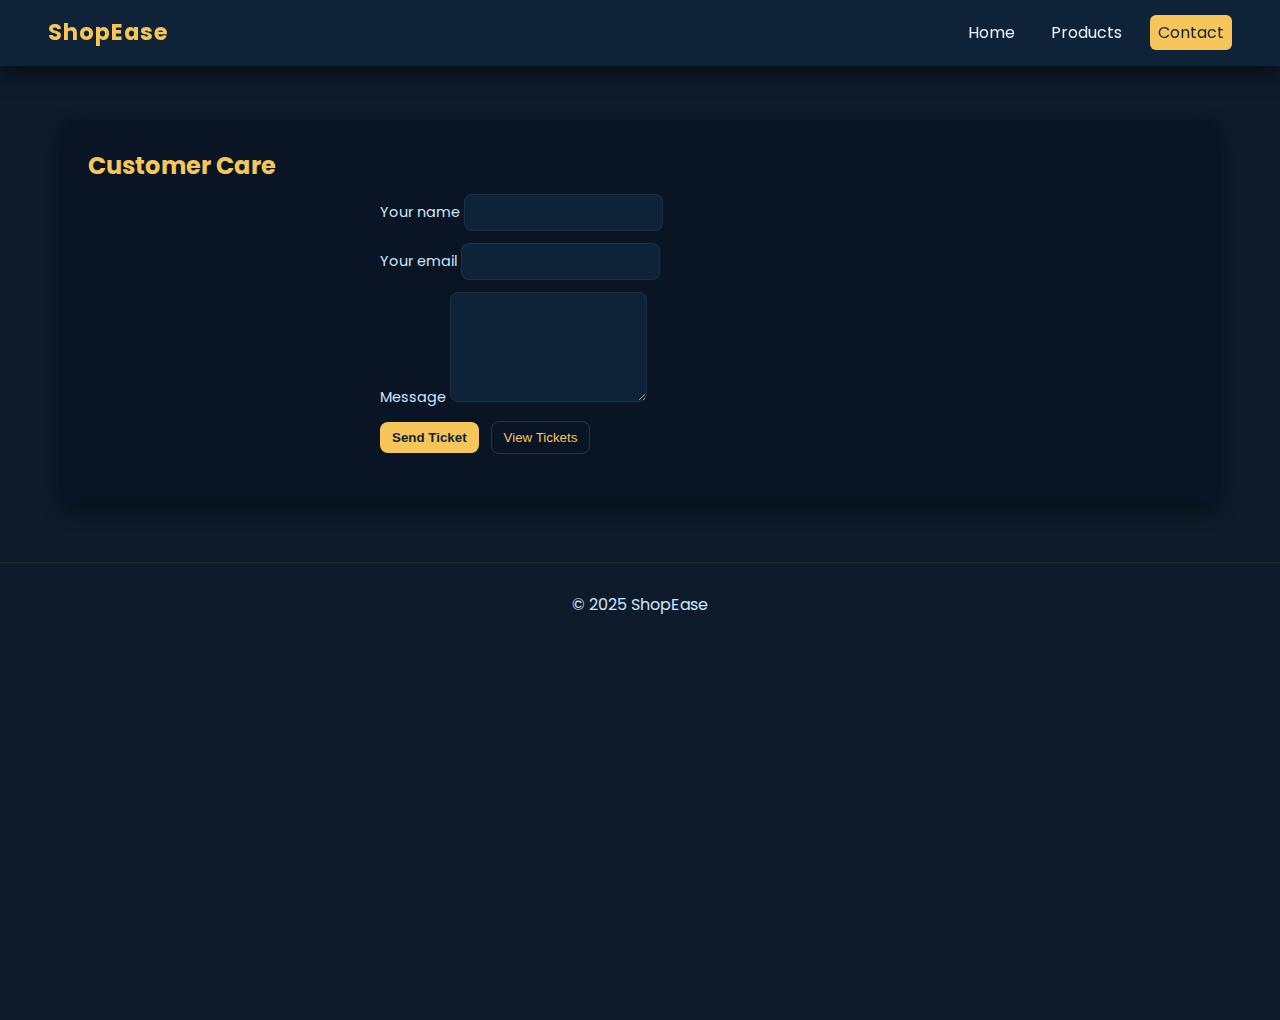
<file: contact.html>
<!DOCTYPE html>
<html lang="en">
<head>
<meta charset="utf-8" />
<meta name="viewport" content="width=device-width,initial-scale=1" />
<title>Contact — ShopEase</title>
<link rel="stylesheet" href="style.css">
</head>
<body>
<header>
  <div class="logo">ShopEase</div>
  <nav>
    <ul>
      <li><a href="index.html">Home</a></li>
      <li><a href="products.html">Products</a></li>
      <li><a class="active" href="contact.html">Contact</a></li>
    </ul>
  </nav>
</header>

<main class="container">
  <section class="section">
    <h2>Customer Care</h2>
    <form id="supportForm">
      <label>Your name <input id="supName" type="text" required></label>
      <label>Your email <input id="supEmail" type="email" required></label>
      <label>Message <textarea id="supMsg" required></textarea></label>
      <div class="flex">
        <button class="btn-primary" type="submit">Send Ticket</button>
        <button class="btn-ghost" type="button" onclick="renderSupportList()">View Tickets</button>
      </div>
    </form>
    <div id="supportList" style="margin-top:20px"></div>
  </section>
</main>

<footer>
  <p>© 2025 ShopEase</p>
</footer>
<script src="script.js"></script>
</body>
</html>
</file>
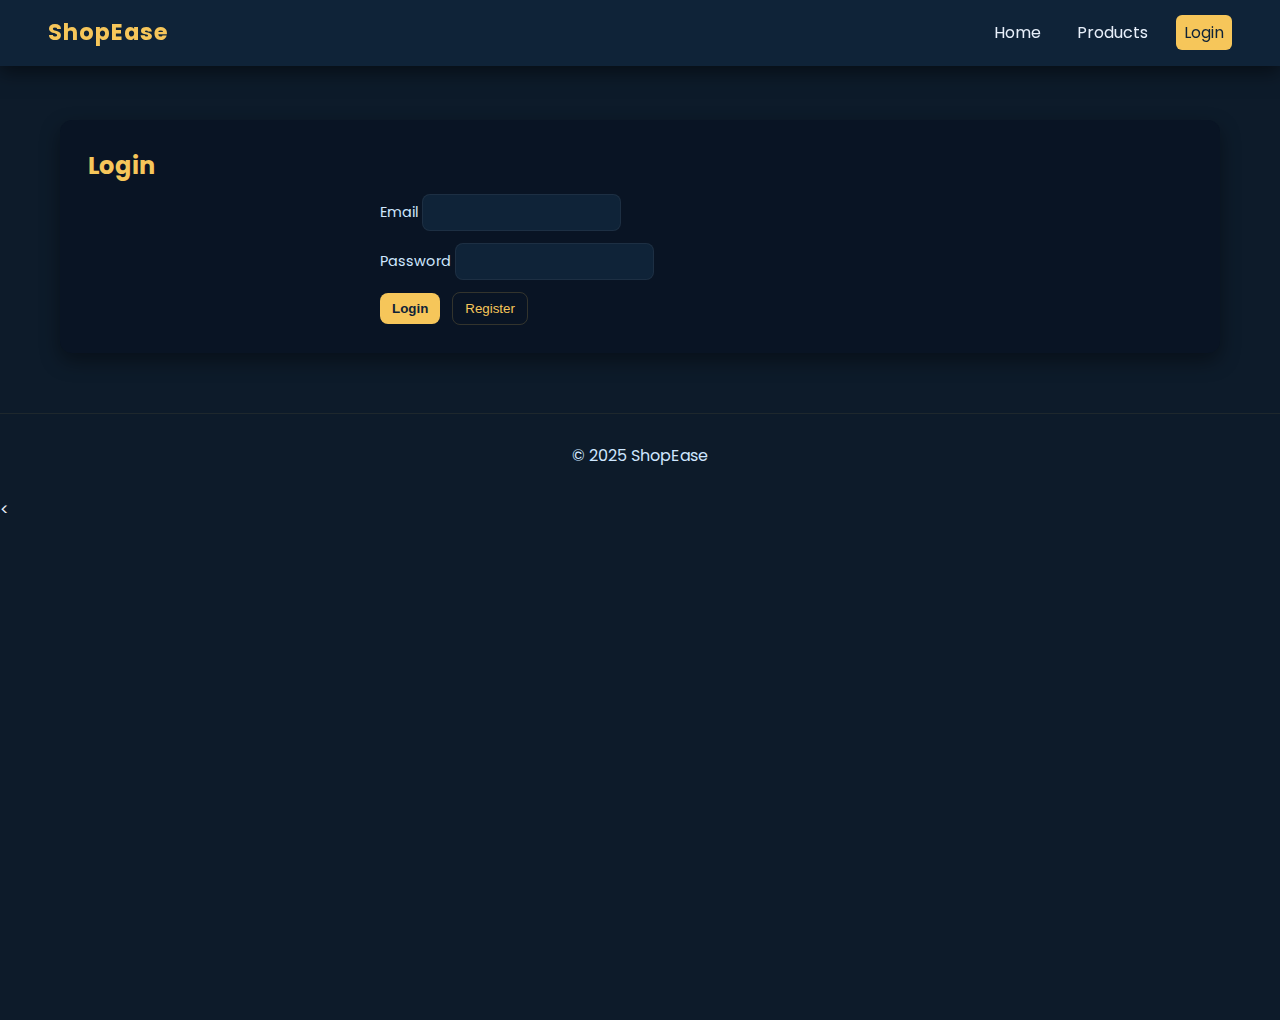
<file: login.html>
<!DOCTYPE html>
<html lang="en">
<head>
<meta charset="utf-8" />
<meta name="viewport" content="width=device-width,initial-scale=1" />
<title>Login — ShopEase</title>
<link rel="stylesheet" href="style.css">
</head>
<body>
<header>
  <div class="logo">ShopEase</div>
  <nav>
    <ul>
      <li><a href="index.html">Home</a></li>
      <li><a href="products.html">Products</a></li>
      <li><a class="active" href="login.html">Login</a></li>
    </ul>
  </nav>
</header>

<main class="container">
  <section class="section">
    <h2>Login</h2>
    <form id="loginForm">
      <label>Email <input id="loginEmail" type="email" required></label>
      <label>Password <input id="loginPass" type="password" required minlength="6"></label>
      <div class="flex">
        <button class="btn-primary" type="submit">Login</button>
        <button type="button" class="btn-ghost" onclick="location.href='register.html'">Register</button>
      </div>
    </form>
  </section>
</main>

<footer>
  <p>© 2025 ShopEase</p>
</footer>

<script src="script.js"></script>
</body>
<
</file>
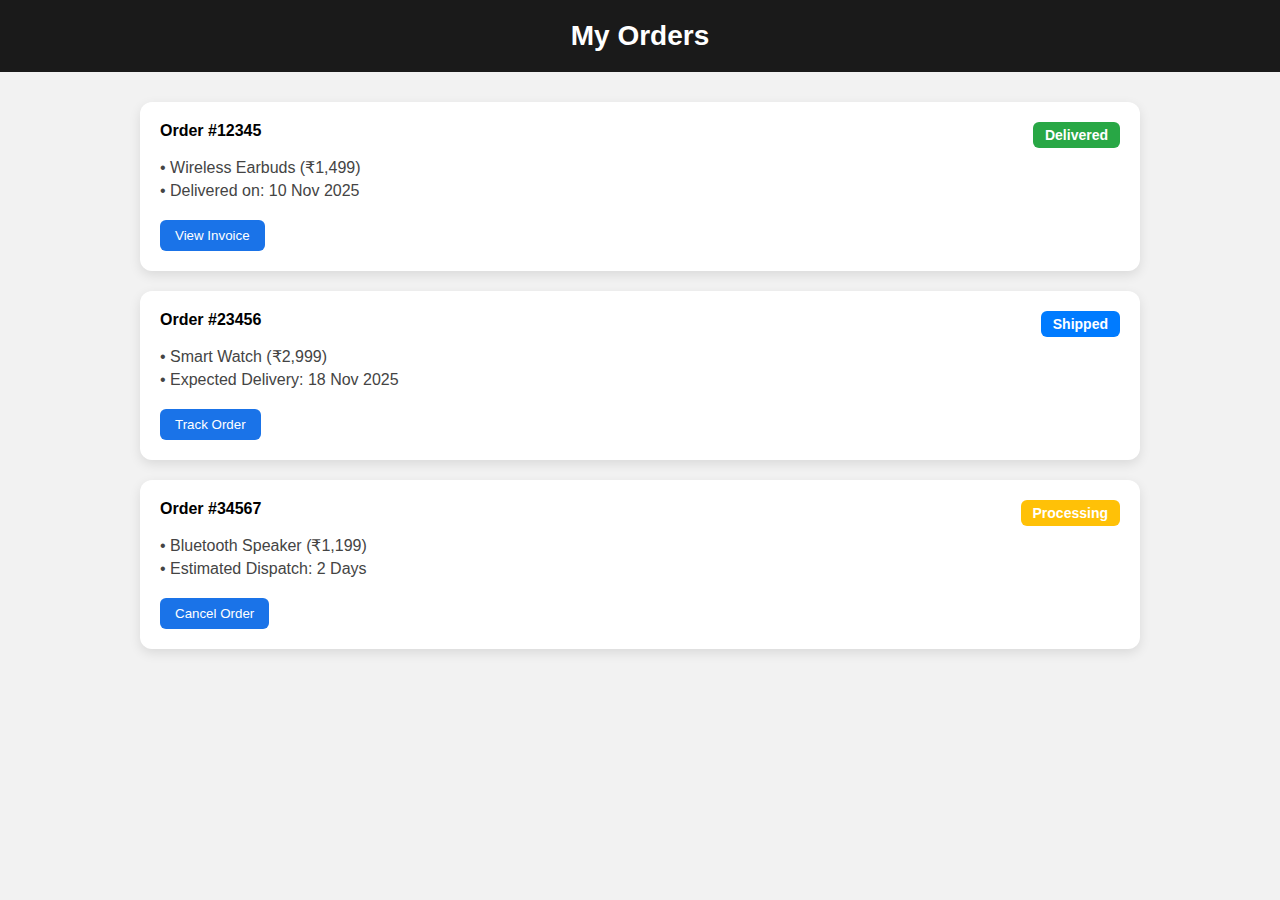
<file: orders.html>
<!DOCTYPE html>
<html lang="en">
<head>
<meta charset="UTF-8">
<meta name="viewport" content="width=device-width, initial-scale=1.0">
<title>My Orders</title>

<style>
    body {
        margin: 0;
        font-family: 'Segoe UI', sans-serif;
        background: #f2f2f2;
    }
    h1 {
        background: #1a1a1a;
        padding: 20px;
        text-align: center;
        color: white;
        margin: 0;
        font-size: 28px;
    }
    .order-container {
        max-width: 1000px;
        margin: 30px auto;
        padding: 0 20px;
    }
    .order-card {
        background: white;
        padding: 20px;
        border-radius: 12px;
        margin-bottom: 20px;
        box-shadow: 0 4px 12px rgba(0, 0, 0, 0.1);
        transition: 0.3s;
    }
    .order-card:hover {
        transform: translateY(-3px);
    }
    .order-header {
        display: flex;
        justify-content: space-between;
        font-weight: bold;
        margin-bottom: 10px;
    }
    .status {
        padding: 5px 12px;
        border-radius: 6px;
        color: white;
        font-size: 14px;
    }
    .delivered {
        background: #28a745;
    }
    .shipped {
        background: #007bff;
    }
    .processing {
        background: #ffc107;
    }
    .order-items {
        margin-top: 10px;
    }
    .order-items p {
        margin: 5px 0;
        color: #444;
    }
    .track-btn {
        margin-top: 15px;
        padding: 8px 15px;
        background: #1a73e8;
        color: white;
        border: none;
        border-radius: 6px;
        cursor: pointer;
    }
    .track-btn:hover {
        background: #0f5fcc;
    }
</style>
</head>

<body>

<h1>My Orders</h1>

<div class="order-container">

    <div class="order-card">
        <div class="order-header">
            <span>Order #12345</span>
            <span class="status delivered">Delivered</span>
        </div>
        <div class="order-items">
            <p>• Wireless Earbuds (₹1,499)</p>
            <p>• Delivered on: 10 Nov 2025</p>
        </div>
        <button class="track-btn">View Invoice</button>
    </div>

    <div class="order-card">
        <div class="order-header">
            <span>Order #23456</span>
            <span class="status shipped">Shipped</span>
        </div>
        <div class="order-items">
            <p>• Smart Watch (₹2,999)</p>
            <p>• Expected Delivery: 18 Nov 2025</p>
        </div>
        <button class="track-btn">Track Order</button>
    </div>

    <div class="order-card">
        <div class="order-header">
            <span>Order #34567</span>
            <span class="status processing">Processing</span>
        </div>
        <div class="order-items">
            <p>• Bluetooth Speaker (₹1,199)</p>
            <p>• Estimated Dispatch: 2 Days</p>
        </div>
        <button class="track-btn">Cancel Order</button>
    </div>

</div>

</body>
</html>
</file>
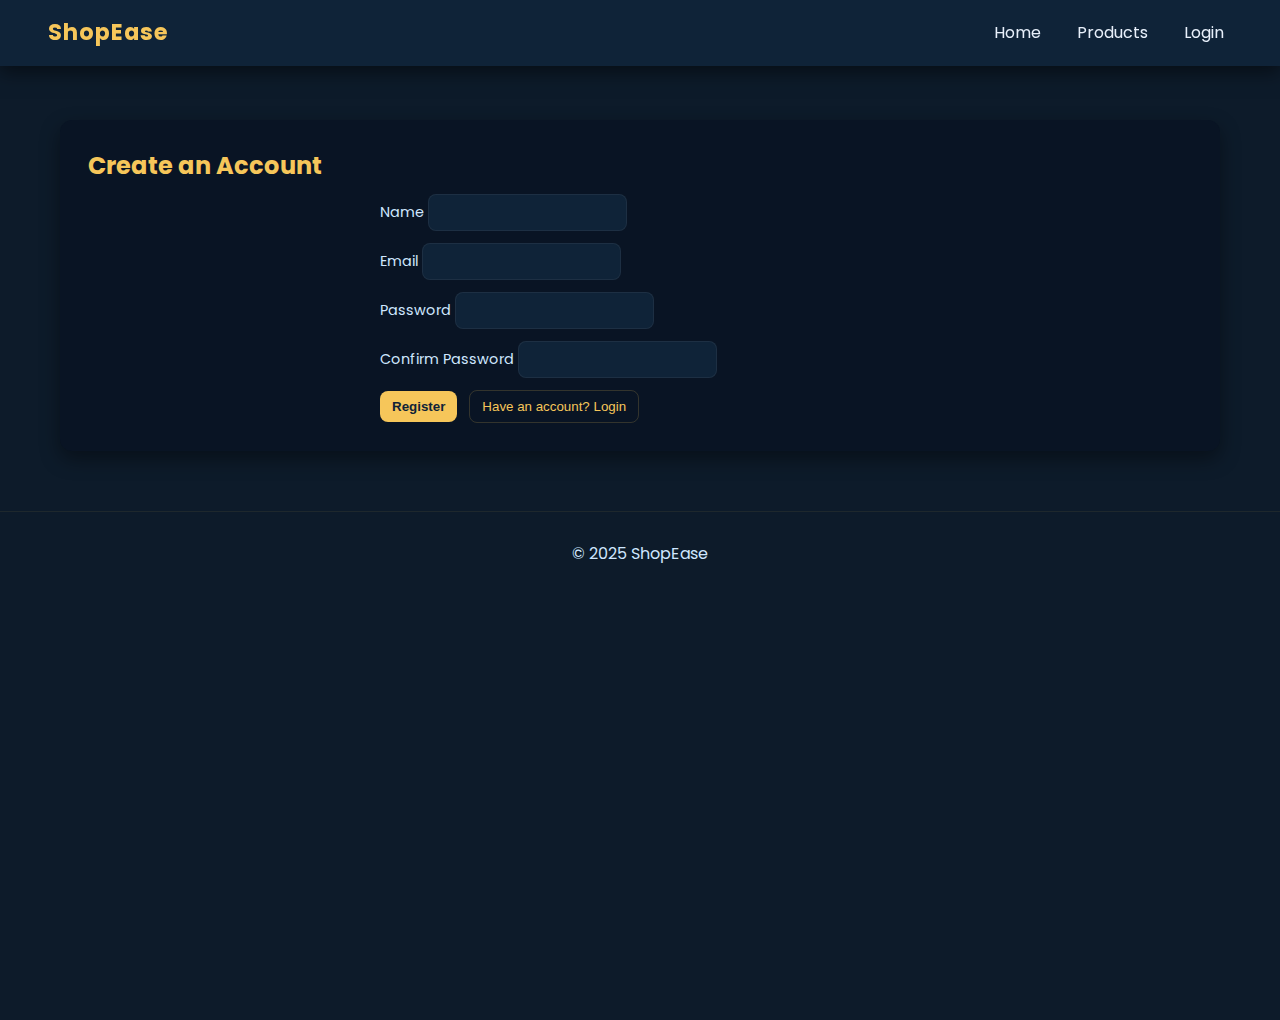
<file: register.html>
<!DOCTYPE html>
<html lang="en">
<head>
<meta charset="utf-8" />
<meta name="viewport" content="width=device-width,initial-scale=1" />
<title>Register — ShopEase</title>
<link rel="stylesheet" href="style.css">
</head>
<body>
<header>
  <div class="logo">ShopEase</div>
  <nav>
    <ul>
      <li><a href="index.html">Home</a></li>
      <li><a href="products.html">Products</a></li>
      <li><a href="login.html">Login</a></li>
    </ul>
  </nav>
</header>

<main class="container">
  <section class="section">
    <h2>Create an Account</h2>
    <form id="registerForm">
      <label>Name <input id="regName" type="text" required></label>
      <label>Email <input id="regEmail" type="email" required></label>
      <label>Password <input id="regPass" type="password" minlength="6" required></label>
      <label>Confirm Password <input id="regConfirm" type="password" minlength="6" required></label>
      <div class="flex">
        <button class="btn-primary" type="submit">Register</button>
        <button type="button" class="btn-ghost" onclick="location.href='login.html'">Have an account? Login</button>
      </div>
    </form>
  </section>
</main>

<footer>
  <p>© 2025 ShopEase</p>
</footer>

<script src="script.js"></script>
</body>
</html>
</file>
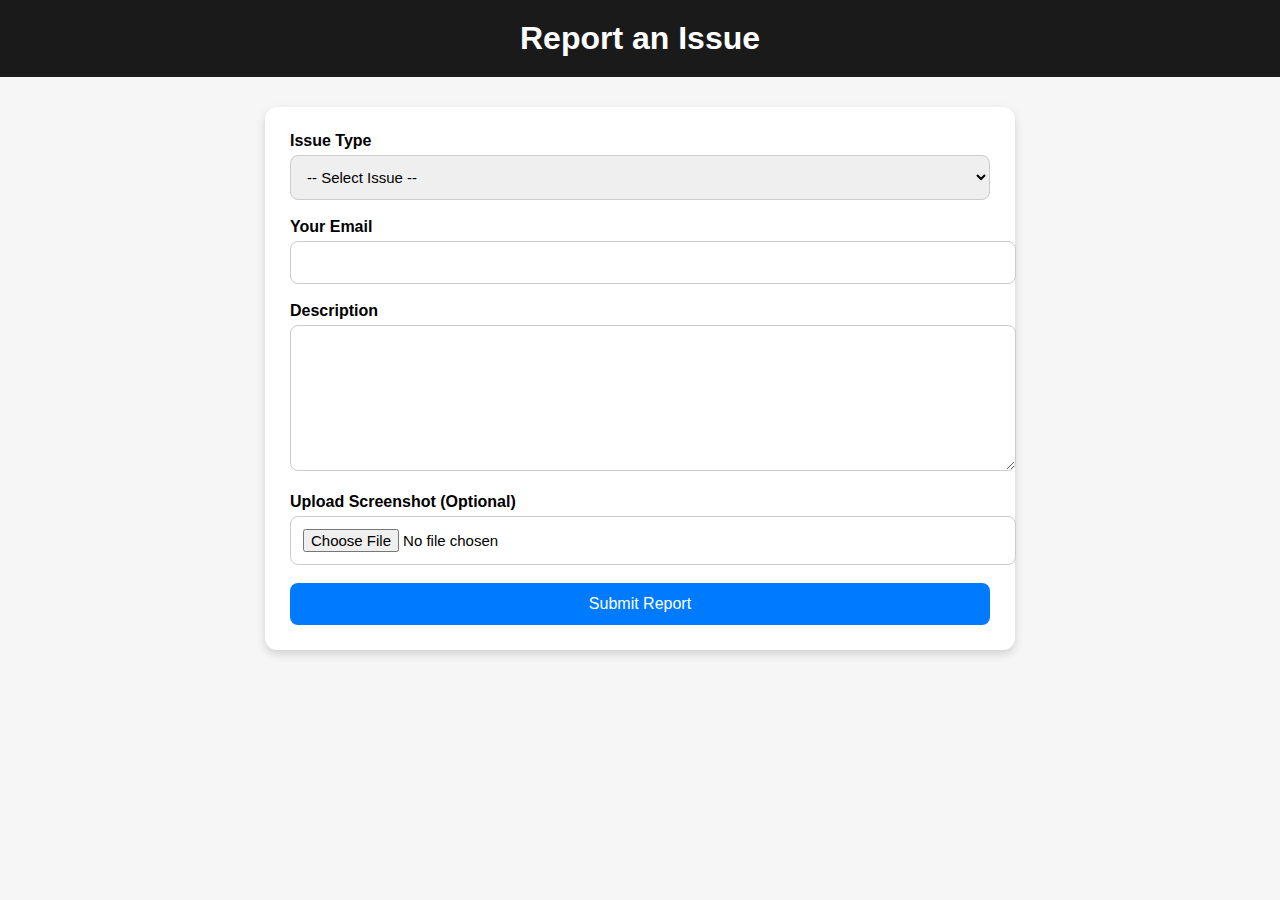
<file: reporting.html>
<!DOCTYPE html>
<html lang="en">
<head>
<meta charset="UTF-8">
<meta name="viewport" content="width=device-width, initial-scale=1.0">
<title>Report an Issue</title>
<style>
body {
    margin: 0;
    font-family: 'Segoe UI', sans-serif;
    background: #f6f6f6;
}
h1 {
    background: #1a1a1a;
    padding: 20px;
    color: white;
    text-align: center;
    margin: 0;
}
.report-container {
    max-width: 700px;
    background: white;
    margin: 30px auto;
    padding: 25px;
    border-radius: 12px;
    box-shadow: 0 4px 10px rgba(0,0,0,0.15);
}
label {
    font-size: 16px;
    font-weight: bold;
}
select, input, textarea {
    width: 100%;
    padding: 12px;
    margin-top: 5px;
    margin-bottom: 18px;
    border: 1px solid #ccc;
    border-radius: 8px;
    font-size: 15px;
}
textarea {
    height: 120px;
}
button {
    background: #007bff;
    color: white;
    border: none;
    padding: 12px;
    border-radius: 8px;
    width: 100%;
    cursor: pointer;
    font-size: 16px;
}
button:hover {
    background: #0056b3;
}
.success-box {
    display: none;
    padding: 15px;
    margin-top: 20px;
    border-radius: 8px;
    background: #28a745;
    color: white;
    font-size: 16px;
    text-align: center;
}
</style>
</head>
<body>

<h1>Report an Issue</h1>

<div class="report-container">
    <label>Issue Type</label>
    <select id="issueType">
        <option value="">-- Select Issue --</option>
        <option>Late Delivery</option>
        <option>Damaged Product</option>
        <option>Payment Failure</option>
        <option>Wrong Item Delivered</option>
        <option>Quality Issue</option>
        <option>Return/Refund Issue</option>
        <option>Other</option>
    </select>

    <label>Your Email</label>
    <input type="email" id="email">

    <label>Description</label>
    <textarea id="description"></textarea>

    <label>Upload Screenshot (Optional)</label>
    <input type="file" id="fileUpload">

    <button onclick="submitReport()">Submit Report</button>

    <div class="success-box" id="successBox">
        Report submitted successfully! Our team will contact you shortly.
    </div>
</div>

<script>
function submitReport() {
    let type = document.getElementById("issueType").value;
    let email = document.getElementById("email").value;
    if (type === "" || email === "") {
        alert("Please fill all required fields!");
        return;
    }
    document.getElementById("successBox").style.display = "block";
    setTimeout(() => {
        document.getElementById("successBox").style.display = "none";
    }, 4000);
}
</script>

</body>
</html>
</file>
<file: style.css>
@import url('https://fonts.googleapis.com/css2?family=Poppins:wght@300;500;700&display=swap');

*{box-sizing:border-box;margin:0;padding:0}
html,body{height:100%}
body{
  font-family:'Poppins',sans-serif;
  background:#0d1b2a;
  color:#e6eef8;
  -webkit-font-smoothing:antialiased;
  -moz-osx-font-smoothing:grayscale;
  line-height:1.5;
}

header{
  position:fixed;left:0;right:0;top:0;
  background:#0f2338; color:#f6c65a;
  display:flex;align-items:center;justify-content:space-between;
  padding:16px 48px; z-index:50;
  box-shadow:0 6px 18px rgba(0,0,0,0.5);
}
.logo{font-weight:700;font-size:1.4rem;letter-spacing:1px}
nav ul{list-style:none;display:flex;gap:20px;align-items:center}
nav a{color:#e8f0fb;text-decoration:none;padding:6px 8px;border-radius:6px;transition:all .18s}
nav a.active,nav a:hover{color:#0f2338;background:#f6c65a}

.container{max-width:1200px;margin:120px auto 60px;padding:0 20px}

.hero{
  background-image:url('https://images.unsplash.com/photo-1523275335684-37898b6baf30?auto=format&fit=crop&w=1600&q=80');
  background-size:cover;background-position:center;
  border-radius:12px;padding:80px 40px;color:#fff;
  box-shadow:0 12px 30px rgba(2,6,23,0.6);
  position:relative;overflow:hidden;
}
.hero::after{content:"";position:absolute;left:0;top:0;right:0;bottom:0;background:linear-gradient(180deg,rgba(2,6,23,0.45),rgba(2,6,23,0.45))}
.hero .hero-inner{position:relative;z-index:2;max-width:760px}
.hero h1{font-size:2.6rem;color:#f6c65a;margin-bottom:10px}
.hero p{font-size:1.05rem;color:#e6eef8;margin-bottom:16px}
.btn{display:inline-block;background:#f6c65a;color:#0f2338;padding:12px 20px;border-radius:8px;font-weight:600;border:none;cursor:pointer}
.btn:hover{filter:brightness(.95)}

.grid{
  display:grid;
  grid-template-columns:repeat(auto-fit,minmax(240px,1fr));
  gap:22px;
  margin-top:28px;
}

.card{
  background:#122235;border-radius:12px;padding:14px;overflow:hidden;
  box-shadow:0 8px 18px rgba(1,6,16,0.6);
  transition:transform .22s,box-shadow .22s;
}
.card:hover{transform:translateY(-8px);box-shadow:0 18px 40px rgba(246,198,90,0.12)}
.card img{width:100%;height:190px;object-fit:cover;border-radius:8px}
.card h3{color:#f6c65a;margin:12px 0 6px;font-size:1.05rem}
.card p.price{color:#dbeefd;font-weight:700;margin-bottom:10px}
.card .controls{display:flex;gap:8px;align-items:center;justify-content:center}
.btn-ghost{
  background:transparent;border:1px solid rgba(246,198,90,0.18);color:#f6c65a;padding:8px 12px;border-radius:8px;cursor:pointer
}
.btn-primary{background:#f6c65a;color:#0f2338;padding:8px 12px;border-radius:8px;border:none;cursor:pointer;font-weight:600}

.section{background:#091424;border-radius:12px;padding:28px;margin-bottom:18px;box-shadow:0 8px 20px rgba(0,0,0,0.4)}
.section h2{color:#f6c65a;margin-bottom:10px}
.section p{color:#d7e6f6}

form{max-width:520px;margin:0 auto;display:flex;flex-direction:column;gap:12px}
input,textarea,select{
  background:#0f2338;border:1px solid rgba(255,255,255,0.06);color:#e9f3ff;padding:10px;border-radius:8px;
}
textarea{min-height:110px;resize:vertical}
label{font-size:.9rem;color:#cfe7ff}

footer{padding:30px 0;text-align:center;color:#cfe7ff;border-top:1px solid rgba(246,198,90,0.08);margin-top:20px}

.flex{display:flex;gap:12px;align-items:center}
.text-muted{color:#a9c6e9;font-size:.95rem}
.center{text-align:center}

@media(max-width:720px){
  header{padding:12px 16px}
  .hero{padding:42px 18px}
  .container{margin-top:100px}
  .hero h1{font-size:1.8rem}
}
</file>
